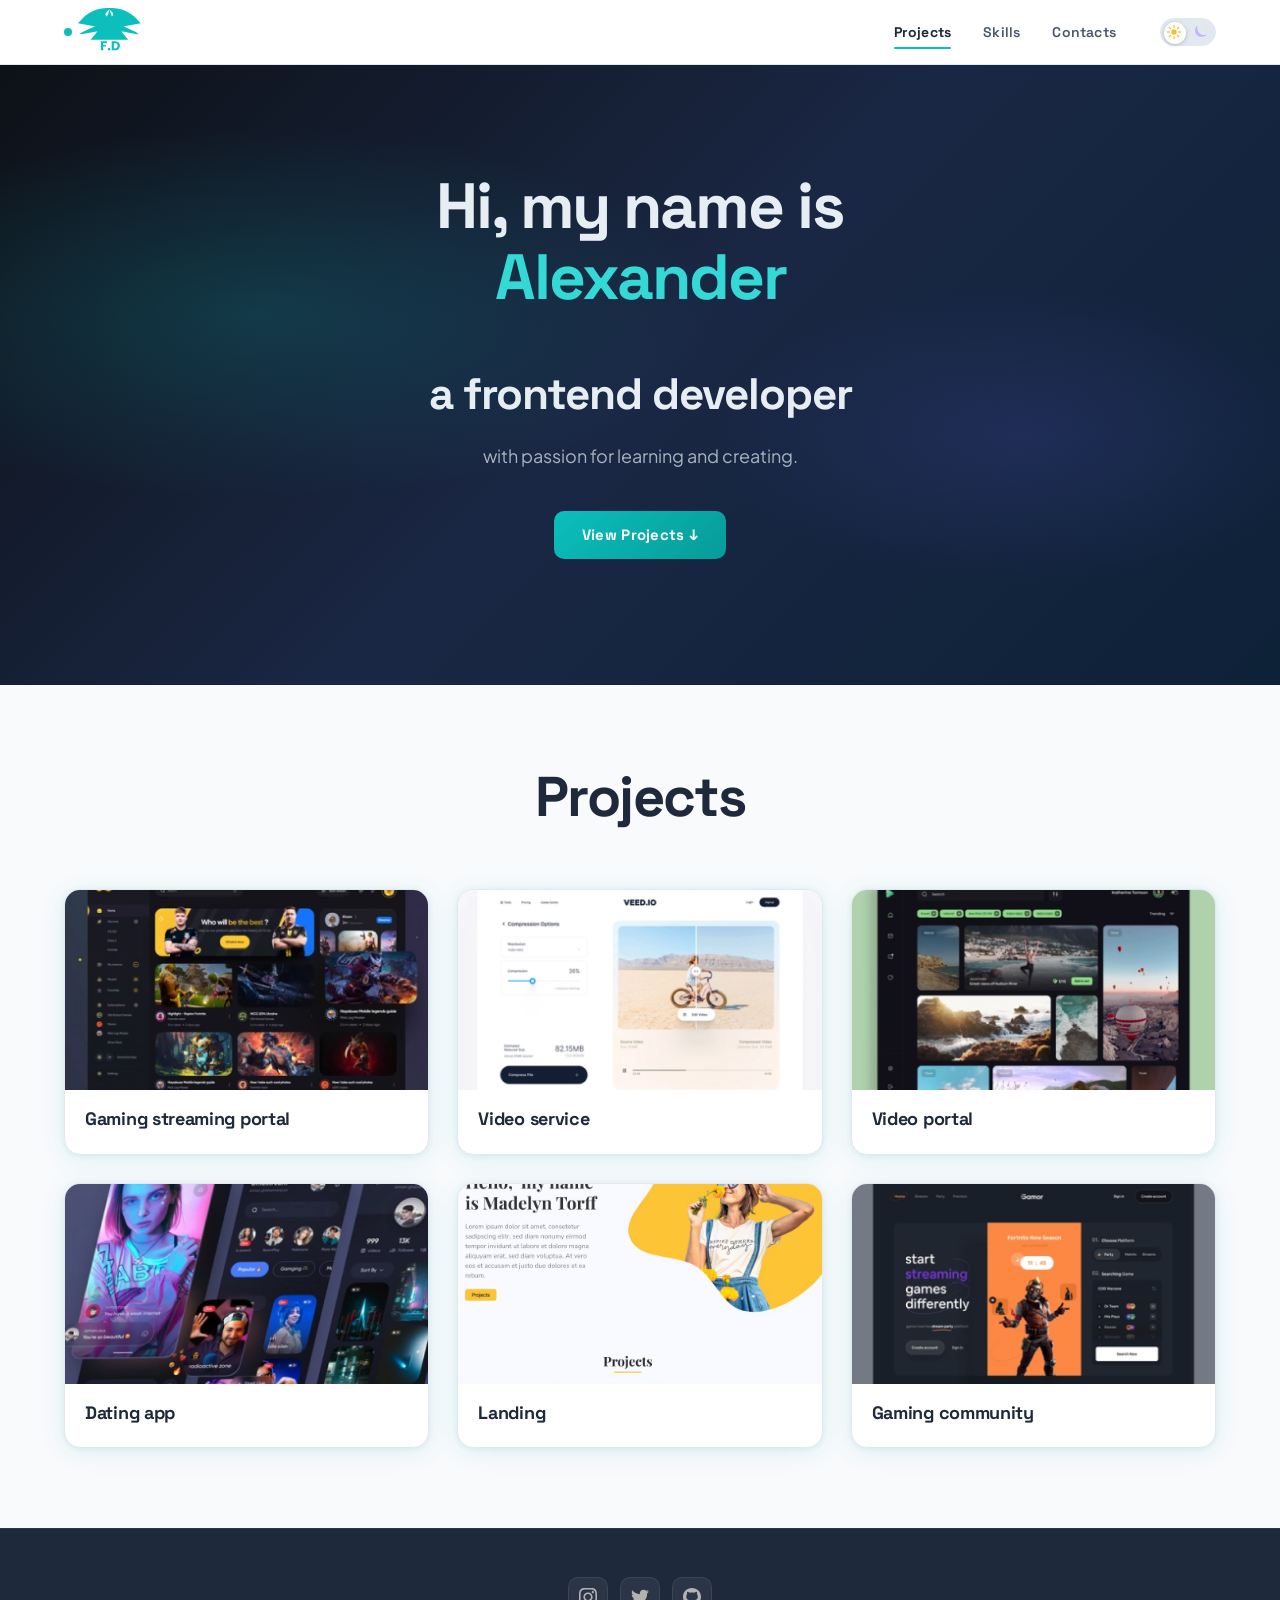
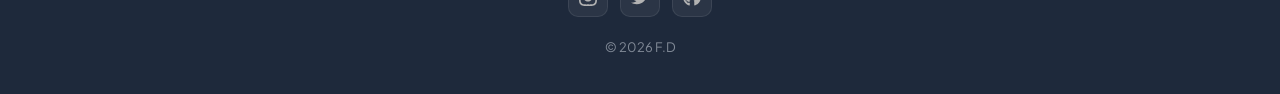
<file: index.html>
<!DOCTYPE html>
<html lang="en">
<head>
    <meta charset="UTF-8">
    <meta http-equiv="X-UA-Compatible" content="IE=edge">
    <meta name="viewport" content="width=device-width, initial-scale=1.0">
    <title>Frontend portfolio</title>
    <link rel="stylesheet" href="./css/main.css">
</head>
<body>
    <nav class="nav">
        <div class="container">
            <div class="nav-row">
                <a href="./index.html" class="logo"><svg width="63" height="48" viewBox="0 0 63 48" fill="none" xmlns="http://www.w3.org/2000/svg">
<path d="M3.42959 26.3018L62.7 15.1254L58.2151 10.4647C51.7956 3.78135 42.9139 0 33.5924 0H32.5372H30.2508H29.1076C19.874 0 10.9923 3.78135 4.48485 10.4647L0 15.1254L59.2 26.3018C68.4335 26.3018 21.5449 11.344 28.0523 4.66072L31.394 1.23114C29.4593 13.0149 12.6631 31.6578 12.6631 31.6578H31.4819H50.3007C50.3007 31.6578 33.6804 13.2787 31.5698 1.49495L34.6477 4.74867C41.0672 11.344 -5.89187 26.3018 3.42959 26.3018Z" fill="#0ABFBC"/>
<path d="M28.8352 33.1758V34.9568H25.1172V36.8808H27.8992V38.6098H25.1172V42.3018H22.8942V33.1758H28.8352ZM31.0436 42.4058C30.6536 42.4058 30.3329 42.2932 30.0816 42.0678C29.8389 41.8338 29.7176 41.5478 29.7176 41.2098C29.7176 40.8632 29.8389 40.5728 30.0816 40.3388C30.3329 40.1048 30.6536 39.9878 31.0436 39.9878C31.4249 39.9878 31.7369 40.1048 31.9796 40.3388C32.2309 40.5728 32.3566 40.8632 32.3566 41.2098C32.3566 41.5478 32.2309 41.8338 31.9796 42.0678C31.7369 42.2932 31.4249 42.4058 31.0436 42.4058ZM37.0915 33.1758C38.0535 33.1758 38.8942 33.3665 39.6135 33.7478C40.3329 34.1292 40.8875 34.6665 41.2775 35.3598C41.6762 36.0445 41.8755 36.8375 41.8755 37.7388C41.8755 38.6315 41.6762 39.4245 41.2775 40.1178C40.8875 40.8112 40.3285 41.3485 39.6005 41.7298C38.8812 42.1112 38.0448 42.3018 37.0915 42.3018H33.6725V33.1758H37.0915ZM36.9485 40.3778C37.7892 40.3778 38.4435 40.1482 38.9115 39.6888C39.3795 39.2295 39.6135 38.5795 39.6135 37.7388C39.6135 36.8982 39.3795 36.2438 38.9115 35.7758C38.4435 35.3078 37.7892 35.0738 36.9485 35.0738H35.8955V40.3778H36.9485Z" fill="#0ABFBC"/>
</svg></a>

                <button class="dark-mode-btn">
                    <img src="./img/icons/sun.svg" alt="Light mode" class="dark-mode-btn__icon">
                    <img src="./img/icons/moon.svg" alt="Dark mode" class="dark-mode-btn__icon">
                </button>

                <ul class="nav-list">
                    <li class="nav-list__item"><a href="./index.html" class="nav-list__link nav-list__link--active">Projects</a></li>
                    <li class="nav-list__item"><a href="./skills.html" class="nav-list__link">Skills</a></li>
                    <li class="nav-list__item"><a href="./contacts.html" class="nav-list__link">Contacts</a></li>
                </ul>
            </div>
        </div>
    </nav>

    <header class="header">
        <div class="header__wrapper">
            <h1 class="header__title">
                <strong>Hi, my name is <em>Alexander</em></strong><br>
                a frontend developer
            </h1>
            <div class="header__text">
                <p>with passion for learning and creating.</p>
            </div>
            <a href="#projects" class="btn" onclick="event.preventDefault(); document.getElementById('projects').scrollIntoView({behavior:'smooth'})">View Projects ↓</a>
        </div>
    </header>

    <main class="section" id="projects">
        <div class="container">
            <h2 class="title-1">Projects</h2>
            <ul class="projects">
                <li class="project">
                    <img src="./img/projects/01.jpg" alt="Project img" class="project__img">
                    <h3 class="project__title">Gaming streaming portal</h3>
                </li>
                <li class="project">
                    <img src="./img/projects/02.jpg" alt="Project img" class="project__img">
                    <h3 class="project__title">Video service</h3>
                </li>
                <li class="project">
                    <img src="./img/projects/03.jpg" alt="Project img" class="project__img">
                    <h3 class="project__title">Video portal</h3>
                </li>

                <li class="project">
                    <img src="./img/projects/04.jpg" alt="Project img" class="project__img">
                    <h3 class="project__title">Dating app</h3>
                </li>
                <li class="project">
                    <a href="https://www.figma.com/design/bZn8BM4dgbo2nqQKDHNz1x/%D0%9A%D1%83%D1%80%D1%81%D0%BE%D0%B2%D0%B0-%D1%80%D0%BE%D0%B1%D0%BE%D1%82%D0%B0.?node-id=0-1&p=f&t=q5Y6jhCCT5Hp4XDn-0" target="_blank" rel="noopener noreferrer">
                        <img src="./img/projects/landing.jpg" alt="UI/UX designer portfolio landing page" class="project__img">
                        <h3 class="project__title">Landing</h3>
                    </a>
                </li>
                <li class="project">
                    <img src="./img/projects/06.jpg" alt="Project img" class="project__img">
                    <h3 class="project__title">Gaming community</h3>
                </li>

            </ul>
        </div>
    </main>

    <footer class="footer">
        <div class="container">
            <div class="footer__wrapper">
                <ul class="social">
                    <li class="social__item"><a href="#!"><img src="./img/icons/instagram.svg" alt="Instagram"></a></li>
                    <li class="social__item"><a href="#!"><img src="./img/icons/twitter.svg" alt="Twitter"></a></li>
                    <li class="social__item"><a href="#!"><img src="./img/icons/gitHub.svg" alt="GitHub"></a></li>
                </ul>
                <div class="copyright">
                    <p>© 2026 F.D </p>
                </div>
            </div>
        </div>
    </footer>

    <script src="./js/main.js"></script>

</body>
</html>
</file>
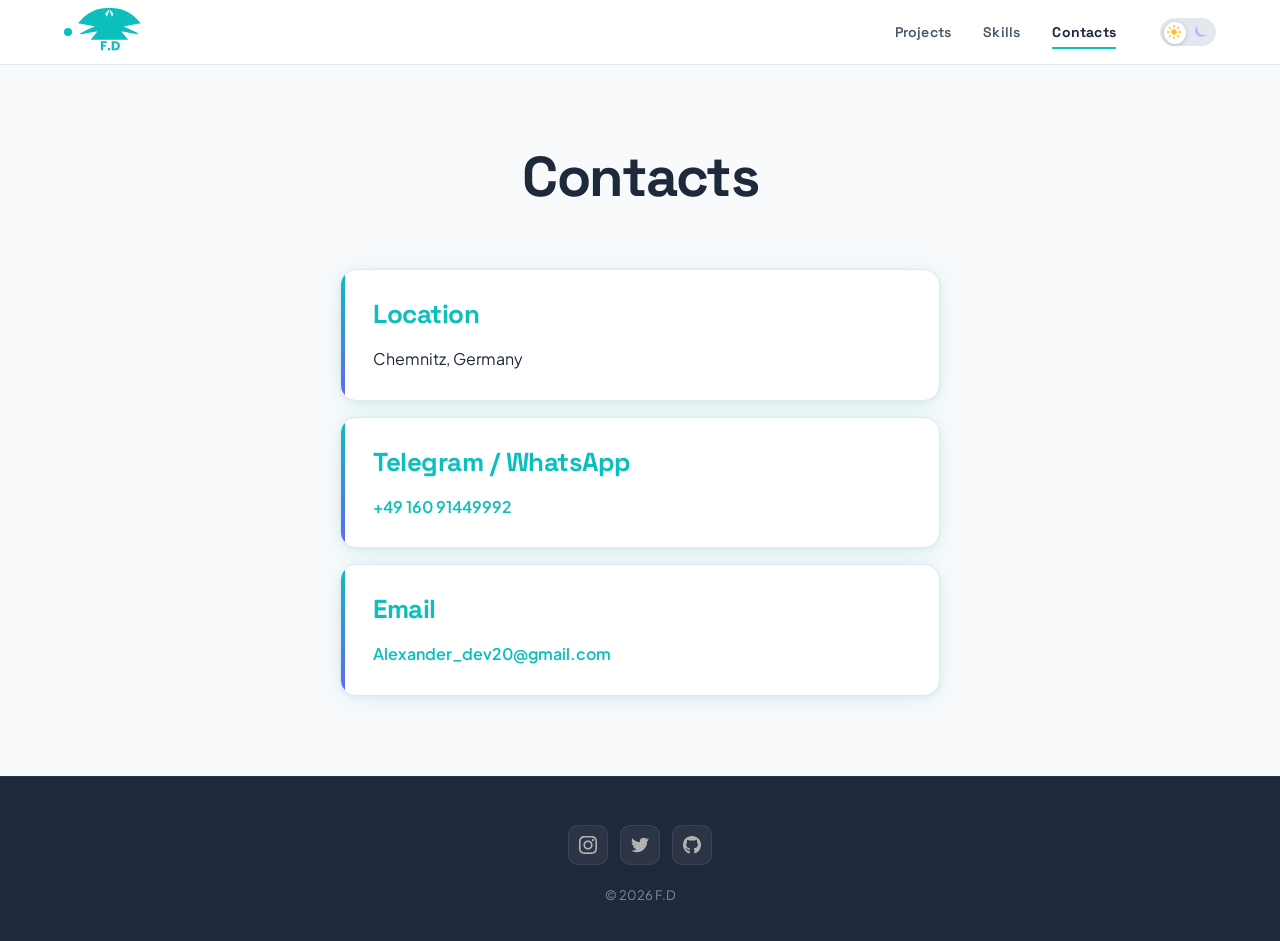
<file: contacts.html>
<!DOCTYPE html>
<html lang="en">
<head>
    <meta charset="UTF-8">
    <meta http-equiv="X-UA-Compatible" content="IE=edge">
    <meta name="viewport" content="width=device-width, initial-scale=1.0">
    <title>Frontend portfolio</title>
    <link rel="stylesheet" href="./css/main.css">
</head>
<body>
    <nav class="nav">
        <div class="container">
            <div class="nav-row">
                <a href="./index.html" class="logo"><svg width="63" height="48" viewBox="0 0 63 48" fill="none" xmlns="http://www.w3.org/2000/svg">
<path d="M3.42959 26.3018L62.7 15.1254L58.2151 10.4647C51.7956 3.78135 42.9139 0 33.5924 0H32.5372H30.2508H29.1076C19.874 0 10.9923 3.78135 4.48485 10.4647L0 15.1254L59.2 26.3018C68.4335 26.3018 21.5449 11.344 28.0523 4.66072L31.394 1.23114C29.4593 13.0149 12.6631 31.6578 12.6631 31.6578H31.4819H50.3007C50.3007 31.6578 33.6804 13.2787 31.5698 1.49495L34.6477 4.74867C41.0672 11.344 -5.89187 26.3018 3.42959 26.3018Z" fill="#0ABFBC"/>
<path d="M28.8352 33.1758V34.9568H25.1172V36.8808H27.8992V38.6098H25.1172V42.3018H22.8942V33.1758H28.8352ZM31.0436 42.4058C30.6536 42.4058 30.3329 42.2932 30.0816 42.0678C29.8389 41.8338 29.7176 41.5478 29.7176 41.2098C29.7176 40.8632 29.8389 40.5728 30.0816 40.3388C30.3329 40.1048 30.6536 39.9878 31.0436 39.9878C31.4249 39.9878 31.7369 40.1048 31.9796 40.3388C32.2309 40.5728 32.3566 40.8632 32.3566 41.2098C32.3566 41.5478 32.2309 41.8338 31.9796 42.0678C31.7369 42.2932 31.4249 42.4058 31.0436 42.4058ZM37.0915 33.1758C38.0535 33.1758 38.8942 33.3665 39.6135 33.7478C40.3329 34.1292 40.8875 34.6665 41.2775 35.3598C41.6762 36.0445 41.8755 36.8375 41.8755 37.7388C41.8755 38.6315 41.6762 39.4245 41.2775 40.1178C40.8875 40.8112 40.3285 41.3485 39.6005 41.7298C38.8812 42.1112 38.0448 42.3018 37.0915 42.3018H33.6725V33.1758H37.0915ZM36.9485 40.3778C37.7892 40.3778 38.4435 40.1482 38.9115 39.6888C39.3795 39.2295 39.6135 38.5795 39.6135 37.7388C39.6135 36.8982 39.3795 36.2438 38.9115 35.7758C38.4435 35.3078 37.7892 35.0738 36.9485 35.0738H35.8955V40.3778H36.9485Z" fill="#0ABFBC"/>
</svg></a>

                <button class="dark-mode-btn">
                    <img src="./img/icons/sun.svg" alt="Light mode" class="dark-mode-btn__icon">
                    <img src="./img/icons/moon.svg" alt="Dark mode" class="dark-mode-btn__icon">
                </button>
                
                <ul class="nav-list">
                    <li class="nav-list__item"><a href="./index.html" class="nav-list__link">Projects</a></li>
                    <li class="nav-list__item"><a href="./skills.html" class="nav-list__link">Skills</a></li>
                    <li class="nav-list__item"><a href="./contacts.html" class="nav-list__link nav-list__link--active">Contacts</a></li>
                </ul>
            </div>
        </div>
    </nav>

    <main class="section">
        <div class="container">
                <h1 class="title-1">Contacts</h1>

                <ul class="content-list">
                    <li class="content-list__item">
                        <h2 class="title-2">Location</h2>
                        <p>Chemnitz, Germany</p>
                    </li>
                    <li class="content-list__item">
                        <h2 class="title-2">Telegram / WhatsApp</h2>
                        <p><a href="tel:+4916091449992">+49 160 91449992</a></p>
                    </li>
                    <li class="content-list__item">
                        <h2 class="title-2">Email</h2>
                        <p><a href="mailto:Alexander_dev20@gmail.com">Alexander_dev20@gmail.com</a></p>
                    </li>
                </ul>

        </div>
    </main>

    <footer class="footer">
        <div class="container">
            <div class="footer__wrapper">
                <ul class="social">
                    <li class="social__item"><a href="#!"><img src="./img/icons/instagram.svg" alt="Instagram"></a></li>
                    <li class="social__item"><a href="#!"><img src="./img/icons/twitter.svg" alt="Twitter"></a></li>
                    <li class="social__item"><a href="#!"><img src="./img/icons/gitHub.svg" alt="GitHub"></a></li>
                </ul>
                <div class="copyright">
                    <p>© 2026 F.D</p>
                </div>
            </div>
        </div>
    </footer>

    <script src="./js/main.js"></script>

</body>
</html>
</file>
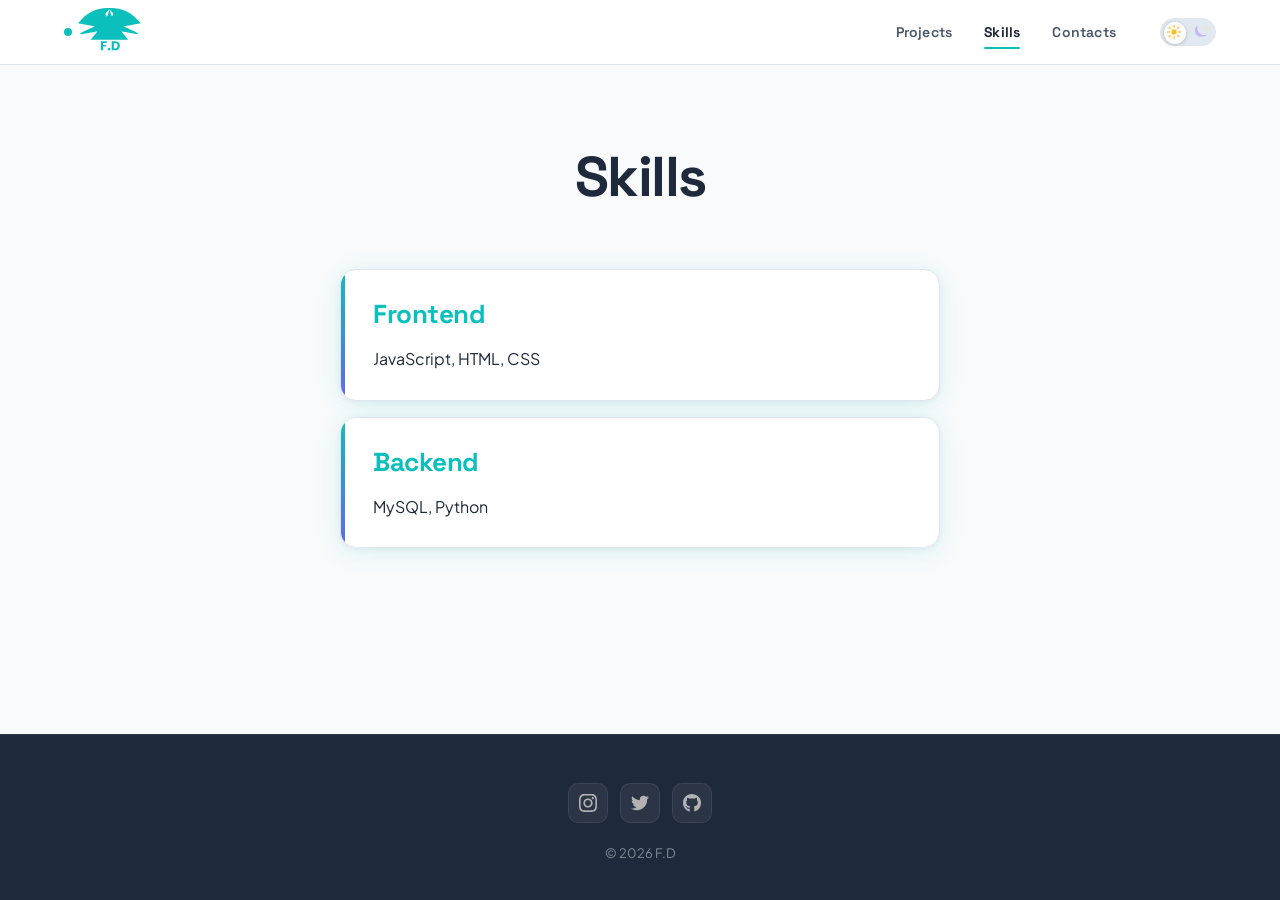
<file: skills.html>
<!DOCTYPE html>
<html lang="en">
<head>
    <meta charset="UTF-8">
    <meta http-equiv="X-UA-Compatible" content="IE=edge">
    <meta name="viewport" content="width=device-width, initial-scale=1.0">
    <title>Frontend portfolio</title>
    <link rel="stylesheet" href="./css/main.css">
</head>
<body>
    <nav class="nav">
        <div class="container">
            <div class="nav-row">
                <a href="./index.html" class="logo"><svg width="63" height="48" viewBox="0 0 63 48" fill="none" xmlns="http://www.w3.org/2000/svg">
<path d="M3.42959 26.3018L62.7 15.1254L58.2151 10.4647C51.7956 3.78135 42.9139 0 33.5924 0H32.5372H30.2508H29.1076C19.874 0 10.9923 3.78135 4.48485 10.4647L0 15.1254L59.2 26.3018C68.4335 26.3018 21.5449 11.344 28.0523 4.66072L31.394 1.23114C29.4593 13.0149 12.6631 31.6578 12.6631 31.6578H31.4819H50.3007C50.3007 31.6578 33.6804 13.2787 31.5698 1.49495L34.6477 4.74867C41.0672 11.344 -5.89187 26.3018 3.42959 26.3018Z" fill="#0ABFBC"/>
<path d="M28.8352 33.1758V34.9568H25.1172V36.8808H27.8992V38.6098H25.1172V42.3018H22.8942V33.1758H28.8352ZM31.0436 42.4058C30.6536 42.4058 30.3329 42.2932 30.0816 42.0678C29.8389 41.8338 29.7176 41.5478 29.7176 41.2098C29.7176 40.8632 29.8389 40.5728 30.0816 40.3388C30.3329 40.1048 30.6536 39.9878 31.0436 39.9878C31.4249 39.9878 31.7369 40.1048 31.9796 40.3388C32.2309 40.5728 32.3566 40.8632 32.3566 41.2098C32.3566 41.5478 32.2309 41.8338 31.9796 42.0678C31.7369 42.2932 31.4249 42.4058 31.0436 42.4058ZM37.0915 33.1758C38.0535 33.1758 38.8942 33.3665 39.6135 33.7478C40.3329 34.1292 40.8875 34.6665 41.2775 35.3598C41.6762 36.0445 41.8755 36.8375 41.8755 37.7388C41.8755 38.6315 41.6762 39.4245 41.2775 40.1178C40.8875 40.8112 40.3285 41.3485 39.6005 41.7298C38.8812 42.1112 38.0448 42.3018 37.0915 42.3018H33.6725V33.1758H37.0915ZM36.9485 40.3778C37.7892 40.3778 38.4435 40.1482 38.9115 39.6888C39.3795 39.2295 39.6135 38.5795 39.6135 37.7388C39.6135 36.8982 39.3795 36.2438 38.9115 35.7758C38.4435 35.3078 37.7892 35.0738 36.9485 35.0738H35.8955V40.3778H36.9485Z" fill="#0ABFBC"/>
</svg></a>

                <button class="dark-mode-btn">
                    <img src="./img/icons/sun.svg" alt="Light mode" class="dark-mode-btn__icon">
                    <img src="./img/icons/moon.svg" alt="Dark mode" class="dark-mode-btn__icon">
                </button>

                <ul class="nav-list">
                    <li class="nav-list__item"><a href="./index.html" class="nav-list__link">Projects</a></li>
                    <li class="nav-list__item"><a href="./skills.html" class="nav-list__link nav-list__link--active">Skills</a></li>
                    <li class="nav-list__item"><a href="./contacts.html" class="nav-list__link">Contacts</a></li>
                </ul>
            </div>
        </div>
    </nav>

    <main class="section">
        <div class="container">
                <h1 class="title-1">Skills</h1>

                <ul class="content-list">
                    <li class="content-list__item">
                        <h2 class="title-2">Frontend</h2>
                        <p>JavaScript, HTML, CSS</p>
                    </li>
                    <li class="content-list__item">
                        <h2 class="title-2">Backend</h2>
                        <p>MySQL, Python</p>
                    </li>
                </ul>

        </div>
    </main>

    <footer class="footer">
        <div class="container">
            <div class="footer__wrapper">
                <ul class="social">
                    <li class="social__item"><a href="#!"><img src="./img/icons/instagram.svg" alt="Instagram"></a></li>
                    <li class="social__item"><a href="#!"><img src="./img/icons/twitter.svg" alt="Twitter"></a></li>
                    <li class="social__item"><a href="#!"><img src="./img/icons/gitHub.svg" alt="GitHub"></a></li>
                </ul>
                <div class="copyright">
                    <p>© 2026 F.D</p>
                </div>
            </div>
        </div>
    </footer>

    <script src="./js/main.js"></script>

</body>
</html>
</file>
<file: css/main.css>
@import "./reset.css";
@import url('https://fonts.googleapis.com/css2?family=Plus+Jakarta+Sans:wght@400;500;600;700;800&family=Space+Grotesk:wght@400;500;600;700&display=swap');

:root {
    --teal:        #0ABFBC;
    --teal-light:  #34D9D6;
    --teal-dark:   #079B98;
    --coral:       #FF6B6B;
    --amber:       #FBBF24;
    --indigo:      #6366F1;

    --white:       #FFFFFF;
    --black:       #0D0F12;
    --gray-50:     #F8FAFC;
    --gray-100:    #F1F5F9;
    --gray-200:    #E2E8F0;
    --gray-600:    #475569;
    --gray-800:    #1E293B;

    --page-bg:           var(--gray-50);
    --surface:           var(--white);
    --text-color:        var(--gray-800);
    --text-muted:        var(--gray-600);
    --accent:            var(--teal);
    --accent-hover:      var(--teal-dark);
    --title-1:           var(--gray-800);
    --nav-bg:            var(--white);
    --nav-border:        var(--gray-200);
    --nav-text:          var(--gray-800);
    --footer-bg:         var(--gray-800);
    --footer-text:       var(--gray-200);
    --card-bg:           var(--white);
    --card-text:         var(--gray-800);
    --card-shadow:       0px 4px 24px rgba(10, 191, 188, 0.12), 0px 1px 6px rgba(0,0,0,0.06);
    --card-shadow-hover: 0px 8px 40px rgba(10, 191, 188, 0.25), 0px 2px 10px rgba(0,0,0,0.08);
    --toggle-bg:         var(--gray-200);
    --toggle-thumb:      var(--white);
    --header-gradient:   linear-gradient(135deg, #0D1117 0%, #1a2744 50%, #0D2137 100%);
    --btn-outline-bg:    var(--white);
    --btn-outline-text:  var(--gray-800);
    --btn-outline-border:var(--gray-200);
    --input-bg:          var(--white);
    --link-color:        var(--teal);
    --active-underline:  var(--teal);
}

.dark {
    --page-bg:           #0D1117;
    --surface:           #161B22;
    --text-color:        #E6EDF3;
    --text-muted:        #8B949E;
    --accent:            var(--teal-light);
    --accent-hover:      var(--teal);
    --title-1:           #E6EDF3;
    --nav-bg:            #161B22;
    --nav-border:        #21262D;
    --nav-text:          #E6EDF3;
    --footer-bg:         #0D1117;
    --footer-text:       #8B949E;
    --card-bg:           #1C2128;
    --card-text:         #E6EDF3;
    --card-shadow:       0px 4px 24px rgba(52, 217, 214, 0.08), 0px 1px 6px rgba(0,0,0,0.4);
    --card-shadow-hover: 0px 8px 40px rgba(52, 217, 214, 0.2), 0px 2px 10px rgba(0,0,0,0.5);
    --toggle-bg:         #21262D;
    --toggle-thumb:      #E6EDF3;
    --btn-outline-bg:    #21262D;
    --btn-outline-text:  #E6EDF3;
    --btn-outline-border:#30363D;
    --link-color:        var(--teal-light);
    --active-underline:  var(--teal-light);
}

html, body {
    display: flex;
    flex-direction: column;
    min-height: 100vh;
    font-family: 'Plus Jakarta Sans', sans-serif;
    font-size: 16px;
    line-height: 1.6;
    background-color: var(--page-bg);
    color: var(--text-color);
    transition: background-color 0.3s ease, color 0.3s ease;
}

.container {
    margin: 0 auto;
    padding: 0 24px;
    max-width: 1200px;
}

.none { display: none !important; }

.section {
    padding: 80px 0;
    flex: 1;
}

.title-1 {
    margin-bottom: 60px;
    font-family: 'Space Grotesk', sans-serif;
    font-size: 56px;
    font-weight: 700;
    line-height: 1.15;
    color: var(--title-1);
    text-align: center;
    letter-spacing: -1.5px;
}

.title-1 span {
    color: var(--accent);
}

.title-2 {
    margin-bottom: 14px;
    font-family: 'Space Grotesk', sans-serif;
    font-size: 26px;
    font-weight: 700;
    line-height: 1.3;
    color: var(--accent);
    letter-spacing: -0.5px;
}

.nav {
    padding: 0;
    background-color: var(--nav-bg);
    border-bottom: 1px solid var(--nav-border);
    color: var(--nav-text);
    position: sticky;
    top: 0;
    z-index: 100;
    backdrop-filter: blur(12px);
    -webkit-backdrop-filter: blur(12px);
    transition: background-color 0.3s ease, border-color 0.3s ease;
}

.nav-row {
    display: flex;
    justify-content: flex-end;
    align-items: center;
    column-gap: 32px;
    height: 64px;
    flex-wrap: wrap;
}

.logo {
    margin-right: auto;
    color: var(--nav-text);
    font-family: 'Space Grotesk', sans-serif;
    font-size: 20px;
    font-weight: 600;
    letter-spacing: -0.5px;
    display: flex;
    align-items: center;
    gap: 6px;
    transition: opacity 0.2s;
}

.logo::before {
    content: "";
    display: inline-block;
    width: 8px;
    height: 8px;
    border-radius: 50%;
    background-color: var(--accent);
}

.logo strong {
    font-weight: 800;
    color: var(--accent);
}

.logo:hover { opacity: 0.8; }

.nav-list {
    display: flex;
    align-items: center;
    column-gap: 8px;
    font-size: 14px;
    font-weight: 600;
    font-family: 'Space Grotesk', sans-serif;
    letter-spacing: 0.2px;
}

.nav-list__link {
    color: var(--text-muted);
    padding: 6px 12px;
    border-radius: 8px;
    transition: color 0.2s, background-color 0.2s;
    position: relative;
}

.nav-list__link:hover {
    color: var(--nav-text);
    background-color: var(--nav-border);
}

.nav-list__link--active {
    color: var(--nav-text);
    font-weight: 700;
}

.nav-list__link--active::after {
    content: "";
    position: absolute;
    bottom: -2px;
    left: 12px;
    right: 12px;
    height: 2px;
    background: var(--active-underline);
    border-radius: 2px;
}

.dark-mode-btn {
    order: 9;
    position: relative;
    display: flex;
    align-items: center;
    justify-content: space-between;
    width: 56px;
    height: 28px;
    padding: 4px 6px;
    border-radius: 50px;
    background-color: var(--toggle-bg);
    border: 1px solid var(--nav-border);
    transition: background-color 0.3s ease, border-color 0.3s ease;
    cursor: pointer;
}

.dark-mode-btn::before {
    content: "";
    position: absolute;
    top: 3px;
    left: 3px;
    display: block;
    width: 22px;
    height: 22px;
    border-radius: 50%;
    background-color: var(--toggle-thumb);
    box-shadow: 0 1px 4px rgba(0,0,0,0.2);
    transition: left 0.25s cubic-bezier(0.4,0,0.2,1);
}

.dark-mode-btn--active::before {
    left: 31px;
}

.dark-mode-btn__icon {
    position: relative;
    z-index: 9;
    width: 14px;
    height: 14px;
}

.header {
    padding: 80px 0 100px;
    min-height: 620px;
    display: flex;
    justify-content: center;
    align-items: center;
    background: var(--header-gradient);
    background-image:
        radial-gradient(ellipse 60% 50% at 20% 40%, rgba(10,191,188,0.18) 0%, transparent 60%),
        radial-gradient(ellipse 40% 40% at 80% 60%, rgba(99,102,241,0.14) 0%, transparent 60%),
        var(--header-gradient);
    background-repeat: no-repeat, no-repeat, no-repeat;
    background-size: 100% 100%, 100% 100%, 100% 100%;
    background-position: center, center, center;
    color: #E6EDF3;
    text-align: center;
    position: relative;
    overflow: hidden;
}

.header__wrapper {
    padding: 0 24px;
    max-width: 700px;
    position: relative;
    z-index: 1;
}

.header__title {
    margin-bottom: 20px;
    font-family: 'Space Grotesk', sans-serif;
    font-size: 44px;
    font-weight: 700;
    line-height: 1.25;
    letter-spacing: -1px;
}

.header__title strong {
    display: block;
    font-size: 64px;
    font-weight: 800;
    letter-spacing: -2px;
    line-height: 1.1;
}

.header__title em {
    font-style: normal;
    color: var(--teal-light);
}

.header__text {
    margin-bottom: 40px;
    font-size: 18px;
    line-height: 1.6;
    color: rgba(230, 237, 243, 0.7);
    font-weight: 400;
}

.header__text p + p { margin-top: 0.5em; }

.btn {
    display: inline-flex;
    align-items: center;
    height: 48px;
    padding: 0 28px;
    border-radius: 10px;
    background: linear-gradient(135deg, var(--teal) 0%, var(--teal-dark) 100%);
    color: var(--white);
    font-size: 15px;
    font-weight: 700;
    font-family: 'Space Grotesk', sans-serif;
    letter-spacing: 0.3px;
    transition: transform 0.15s ease, opacity 0.15s ease;
}

.btn:hover {
    transform: translateY(-2px);
    opacity: 0.88;
}

.btn:active {
    transform: translateY(0);
    opacity: 1;
}

.btn-outline {
    display: inline-flex;
    align-items: center;
    column-gap: 10px;
    height: 48px;
    padding: 0 24px;
    border-radius: 10px;
    border: 1.5px solid var(--btn-outline-border);
    background-color: var(--btn-outline-bg);
    color: var(--btn-outline-text);
    font-size: 15px;
    font-weight: 600;
    font-family: 'Space Grotesk', sans-serif;
    transition: border-color 0.2s, color 0.2s, transform 0.15s;
}

.btn-outline:hover {
    border-color: var(--accent);
    color: var(--accent);
    transform: translateY(-2px);
}

.btn-outline:active { transform: translateY(0); }

.projects {
    display: grid;
    grid-template-columns: repeat(auto-fill, minmax(320px, 1fr));
    gap: 28px;
}

.project {
    background-color: var(--card-bg);
    box-shadow: var(--card-shadow);
    border-radius: 16px;
    overflow: hidden;
    border: 1px solid var(--nav-border);
    transition: transform 0.25s ease, box-shadow 0.25s ease, border-color 0.25s;
    cursor: pointer;
}

.project:hover {
    transform: translateY(-6px);
    box-shadow: var(--card-shadow-hover);
    border-color: var(--accent);
}

.project a { display: block; }

.project__img {
    width: 100%;
    height: 200px;
    object-fit: cover;
    display: block;
    transition: transform 0.4s ease;
}

.project:hover .project__img {
    transform: scale(1.04);
}

.project__title {
    padding: 16px 20px 22px;
    font-family: 'Space Grotesk', sans-serif;
    font-weight: 700;
    font-size: 18px;
    line-height: 1.4;
    color: var(--card-text);
    letter-spacing: -0.3px;
}

.project-details {
    margin: 0 auto;
    max-width: 860px;
    display: flex;
    flex-direction: column;
    align-items: center;
    text-align: center;
}

.project-details__cover {
    max-width: 100%;
    margin-bottom: 40px;
    border-radius: 16px;
    box-shadow: 0 8px 48px rgba(0,0,0,0.18);
    border: 1px solid var(--nav-border);
}

.project-details__desc {
    margin-bottom: 32px;
    font-family: 'Space Grotesk', sans-serif;
    font-weight: 600;
    font-size: 18px;
    line-height: 1.5;
    color: var(--text-muted);
    background: var(--nav-border);
    padding: 12px 24px;
    border-radius: 10px;
    border-left: 3px solid var(--accent);
}

.content-list {
    margin: 0 auto;
    max-width: 600px;
    display: flex;
    flex-direction: column;
    align-items: stretch;
    row-gap: 16px;
    text-align: left;
}

.content-list__item {
    font-size: 16px;
    line-height: 1.6;
    background: var(--card-bg);
    border: 1px solid var(--nav-border);
    border-radius: 16px;
    padding: 28px 32px;
    box-shadow: var(--card-shadow);
    transition: border-color 0.2s, box-shadow 0.2s;
    position: relative;
    overflow: hidden;
}

.content-list__item::before {
    content: "";
    position: absolute;
    left: 0;
    top: 0;
    bottom: 0;
    width: 4px;
    background: linear-gradient(to bottom, var(--teal), var(--indigo));
    border-radius: 4px 0 0 4px;
}

.content-list__item:hover {
    border-color: var(--accent);
    box-shadow: var(--card-shadow-hover);
}

.content-list__item p + p { margin-top: 0.5em; }

.content-list a {
    color: var(--link-color);
    font-weight: 600;
    transition: opacity 0.2s;
}

.content-list a:hover { opacity: 0.75; }

.footer {
    margin-top: auto;
    padding: 48px 0 36px;
    background-color: var(--footer-bg);
    color: var(--footer-text);
    border-top: 1px solid rgba(255,255,255,0.06);
}

.footer__wrapper {
    display: flex;
    flex-direction: column;
    align-items: center;
    row-gap: 20px;
}

.social {
    display: flex;
    column-gap: 12px;
    align-items: center;
}

.social__item a {
    display: flex;
    align-items: center;
    justify-content: center;
    width: 40px;
    height: 40px;
    border-radius: 10px;
    background: rgba(255,255,255,0.06);
    border: 1px solid rgba(255,255,255,0.08);
    transition: background 0.2s, border-color 0.2s, transform 0.15s;
}

.social__item a:hover {
    background: rgba(10,191,188,0.15);
    border-color: rgba(10,191,188,0.4);
    transform: translateY(-2px);
}

.social__item img {
    width: 18px;
    height: 18px;
    filter: brightness(0) invert(0.7);
    transition: filter 0.2s;
}

.social__item a:hover img {
    filter: brightness(0) saturate(100%) invert(70%) sepia(50%) saturate(400%) hue-rotate(140deg);
}

.copyright {
    font-size: 13px;
    color: var(--footer-text);
    opacity: 0.5;
}

@media (max-width: 768px) {
    .title-1 {
        font-size: 38px;
        margin-bottom: 36px;
        letter-spacing: -1px;
    }

    .header {
        min-height: unset;
        padding: 60px 0 80px;
    }

    .header__title {
        font-size: 30px;
    }

    .header__title strong {
        font-size: 44px;
        letter-spacing: -1.5px;
    }

    .nav-row {
        column-gap: 16px;
    }

    .section {
        padding: 48px 0;
    }
}

@media (max-width: 620px) {
    .nav-row {
        justify-content: space-between;
    }

    .dark-mode-btn {
        order: 0;
    }

    .title-2 {
        font-size: 22px;
    }

    .projects {
        grid-template-columns: 1fr;
    }

    .project__title {
        font-size: 16px;
    }

    .project-details__desc {
        font-size: 16px;
    }

    .content-list {
        row-gap: 12px;
    }

    .content-list__item {
        padding: 20px 22px;
        font-size: 15px;
    }

    .footer {
        padding: 36px 0 24px;
    }

    .footer__wrapper {
        row-gap: 16px;
    }

    .social {
        column-gap: 8px;
    }
}
</file>
